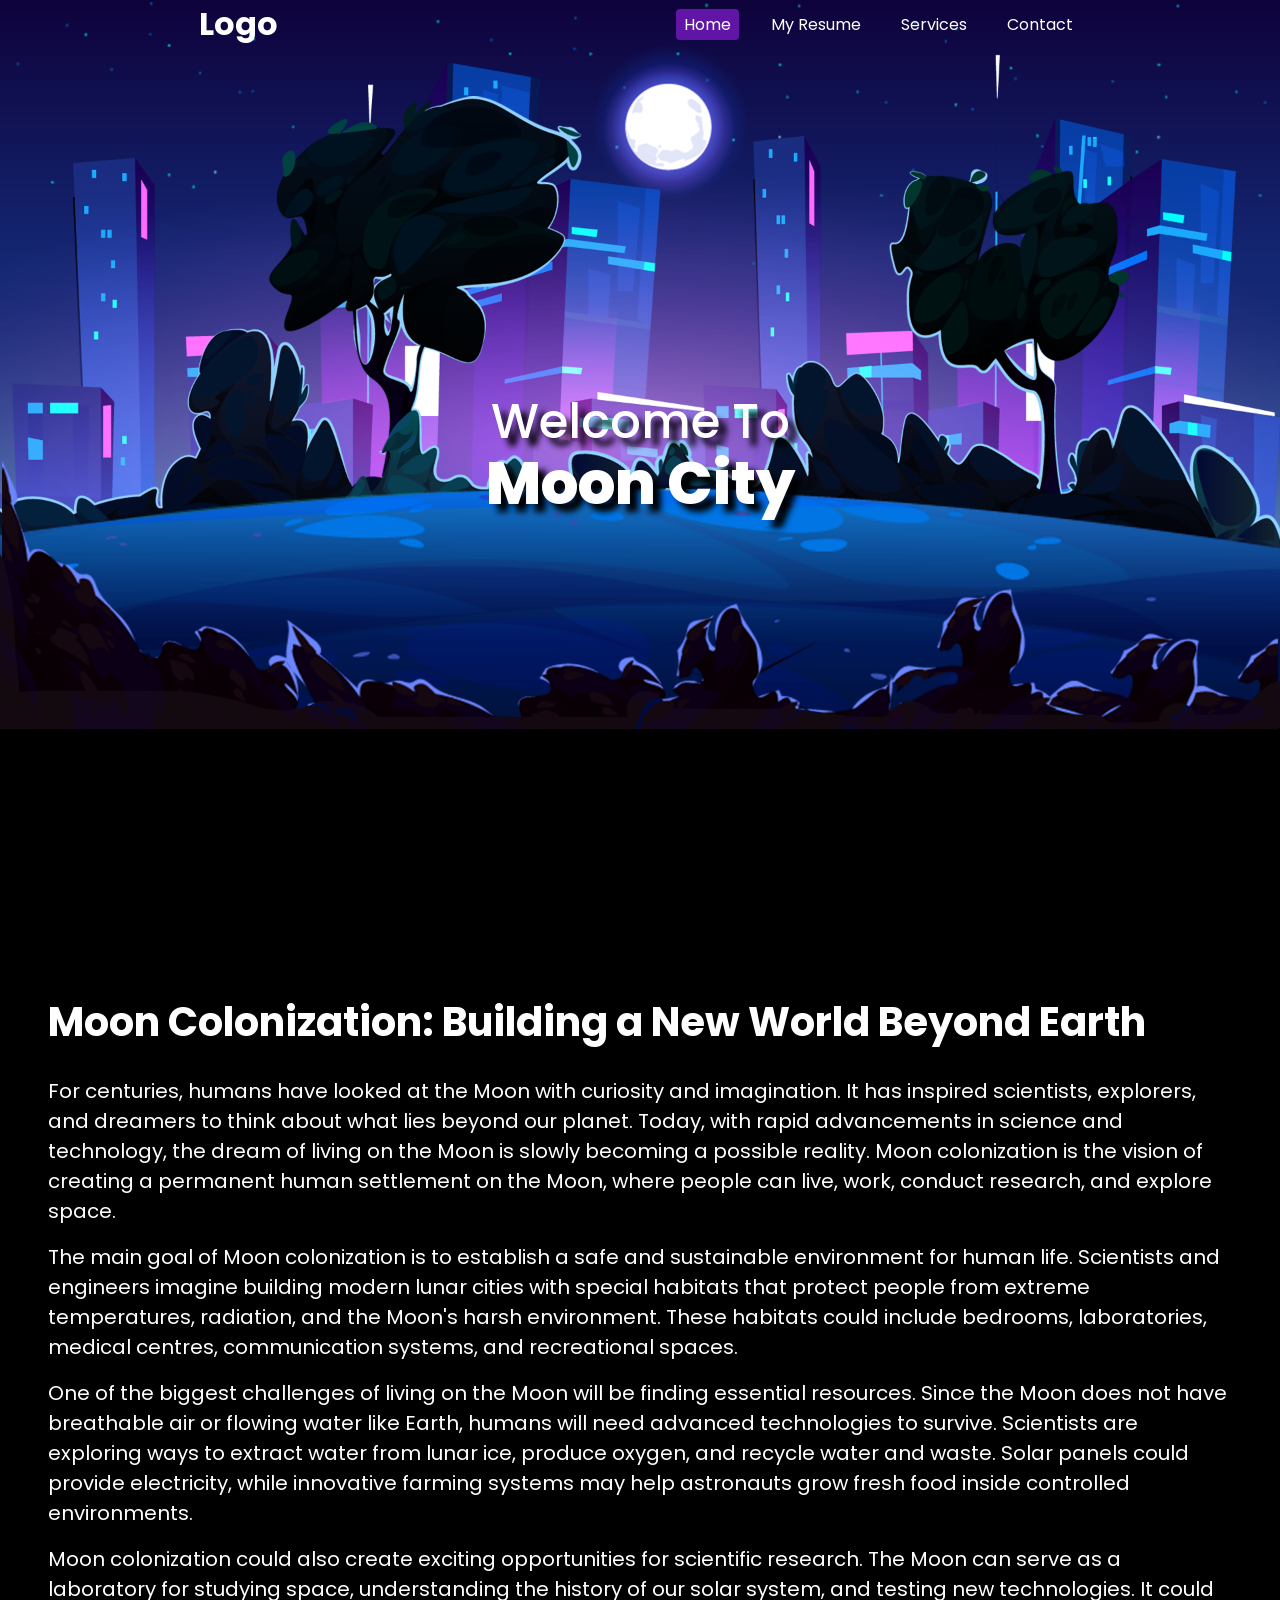
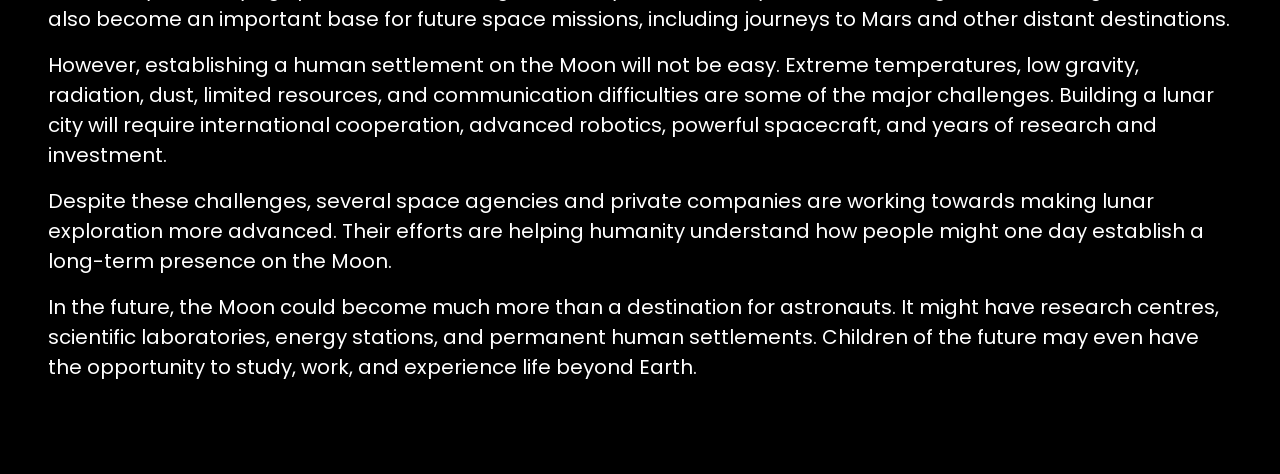
<file: index.html>
<!DOCTYPE html>
<html lang="en">
<head>
    <meta charset="UTF-8">
    <meta name="viewport" content="width=device-width, initial-scale=1.0">
    <title>Moon City</title>
    <link  rel ="stylesheet" href ="style.css">
    <link rel="preconnect" href="https://fonts.googleapis.com">
<link rel="preconnect" href="https://fonts.gstatic.com" crossorigin>
<link href="https://fonts.googleapis.com/css2?family=Poppins:ital,wght@0,100;0,200;0,300;0,400;0,500;0,600;0,700;0,800;0,900;1,100;1,200;1,300;1,400;1,500;1,600;1,700;1,800;1,900&display=swap" rel="stylesheet">
</head>
<body>
    <header>
       <h1> Logo</h1>
       <ul class="navbar">
        <li> <a class="active" href="./index.html"> Home </a></li>
        <li> <a href="./resume.html" target="_blank"> My Resume </a></li>
        <li> <a href="#"> Services </a></li> 
        <li> <a href="#"> Contact </a></li>
       </ul>
    </header>
    <section class="mc">
       <img src="./pictures/sky.png" alt=" " id="sky">
        <img src="./pictures/stars.png" alt=" " id="stars">
        <img src="./pictures/moon.png" alt=" " id="moon">
        <img src="./pictures/city-left.png" alt=" " id="city-left">
        <img src="./pictures/city-right.png" alt=" " id="city-right">
        <img src="./pictures/purple-light.png" alt=" " id="purple">
        <img src="./pictures/tree.png" alt=" " id="tree">
        <img src="./pictures/ground.png" alt=" " id="ground">
        <p><span> Welcome To</span> <br> Moon City</p>
        <img src="./pictures/grass.png" alt=" " id="grass"> 
    </section>
    <main>
        <h2> Moon Colonization: Building a New World Beyond Earth </h2>
        <div> 
            <p> For centuries, humans have looked at the Moon with curiosity and imagination. It has inspired scientists, explorers, and dreamers to think about what lies beyond our planet. Today, with rapid advancements in science and technology, the dream of living on the Moon is slowly becoming a possible reality. Moon colonization is the vision of creating a permanent human settlement on the Moon, where people can live, work, conduct research, and explore space.</p>

<p>The main goal of Moon colonization is to establish a safe and sustainable environment for human life. Scientists and engineers imagine building modern lunar cities with special habitats that protect people from extreme temperatures, radiation, and the Moon's harsh environment. These habitats could include bedrooms, laboratories, medical centres, communication systems, and recreational spaces.</p>

<p>One of the biggest challenges of living on the Moon will be finding essential resources. Since the Moon does not have breathable air or flowing water like Earth, humans will need advanced technologies to survive. Scientists are exploring ways to extract water from lunar ice, produce oxygen, and recycle water and waste. Solar panels could provide electricity, while innovative farming systems may help astronauts grow fresh food inside controlled environments.</p>

<p>Moon colonization could also create exciting opportunities for scientific research. The Moon can serve as a laboratory for studying space, understanding the history of our solar system, and testing new technologies. It could also become an important base for future space missions, including journeys to Mars and other distant destinations.</p>

<p>However, establishing a human settlement on the Moon will not be easy. Extreme temperatures, low gravity, radiation, dust, limited resources, and communication difficulties are some of the major challenges. Building a lunar city will require international cooperation, advanced robotics, powerful spacecraft, and years of research and investment.</p>

<p>Despite these challenges, several space agencies and private companies are working towards making lunar exploration more advanced. Their efforts are helping humanity understand how people might one day establish a long-term presence on the Moon.</p>

<p>In the future, the Moon could become much more than a destination for astronauts. It might have research centres, scientific laboratories, energy stations, and permanent human settlements. Children of the future may even have the opportunity to study, work, and experience life beyond Earth.</p>
        </div>
        
    </main>
    <script src="main.js"></script>
    
</body>
</html>
</file>
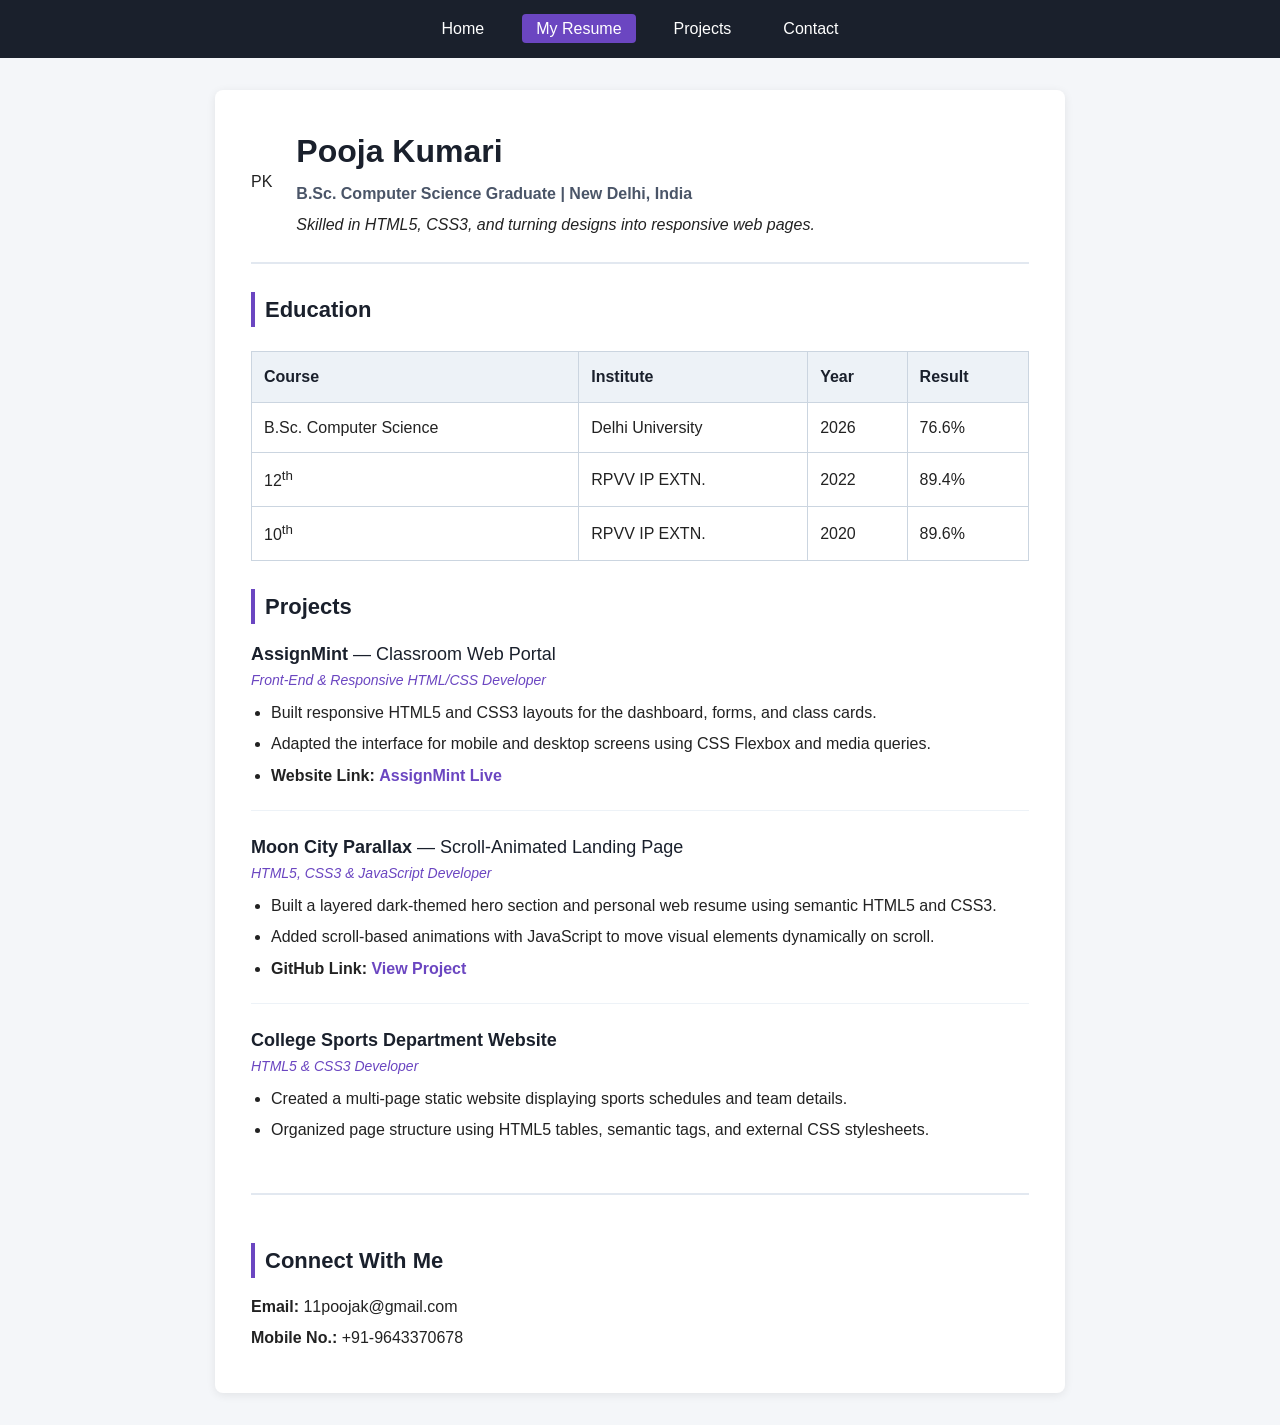
<file: resume.html>
<!DOCTYPE html>
<html lang="en">
<head>
    <meta charset="UTF-8">
    <meta name="viewport" content="width=device-width, initial-scale=1.0">
    <title>Pooja Kumari | HTML Developer Resume</title>
    <style>
        * {
            margin: 0;
            padding: 0;
            box-sizing: border-box;
            font-family: 'Segoe UI', Arial, sans-serif;
        }

        body {
            background-color: #f4f6f9;
            color: #222;
            line-height: 1.6;
        }

        /* Navigation Bar */
        header {
            background-color: #1a202c;
            padding: 16px 24px;
            position: sticky;
            top: 0;
            z-index: 100;
        }

        nav ul {
            list-style: none;
            display: flex;
            justify-content: center;
            gap: 24px;
            flex-wrap: wrap;
        }

        nav a {
            color: #fff;
            text-decoration: none;
            padding: 6px 14px;
            border-radius: 4px;
            transition: background-color 0.3s ease;
        }

        nav a:hover,
        nav a.active {
            background-color: #6b46c1;
        }

        /* Main Container */
        main {
            max-width: 850px;
            margin: 32px auto;
            background: #fff;
            padding: 36px;
            border-radius: 8px;
            box-shadow: 0 2px 10px rgba(0, 0, 0, 0.08);
        }

        /* Profile Header */
        .profile-header {
            display: flex;
            align-items: center;
            gap: 24px;
            padding-bottom: 24px;
            border-bottom: 2px solid #e2e8f0;
            margin-bottom: 28px;
        }

        .profile-header img {
            width: 110px;
            height: 110px;
            border-radius: 50%;
            object-fit: cover;
            border: 3px solid #6b46c1;
            background-color: #edf2f7;
        }

        h1 {
            font-size: 32px;
            color: #1a202c;
            margin-bottom: 4px;
        }

        .subtitle {
            font-weight: 600;
            color: #4a5568;
            margin-bottom: 6px;
        }

        h2 {
            font-size: 22px;
            color: #1a202c;
            border-left: 4px solid #6b46c1;
            padding-left: 10px;
            margin: 28px 0 16px;
        }

        /* Education Table */
        .table-wrapper {
            overflow-x: auto;
        }

        table {
            width: 100%;
            border-collapse: collapse;
            margin-top: 8px;
        }

        th, td {
            border: 1px solid #cbd5e0;
            padding: 12px;
            text-align: left;
        }

        th {
            background-color: #edf2f7;
            color: #1a202c;
        }

        /* Projects */
        .project-card {
            margin-bottom: 22px;
            padding-bottom: 16px;
            border-bottom: 1px solid #edf2f7;
        }

        .project-card:last-child {
            border-bottom: none;
        }

        .project-title {
            font-size: 18px;
            color: #1a202c;
        }

        .project-role {
            color: #6b46c1;
            font-size: 14px;
            margin-bottom: 8px;
        }

        .project-card ul {
            padding-left: 20px;
        }

        .project-card li {
            margin-bottom: 6px;
        }

        .project-card a {
            color: #6b46c1;
            font-weight: 600;
            text-decoration: none;
        }

        .project-card a:hover {
            text-decoration: underline;
        }

        /* Footer */
        footer {
            margin-top: 28px;
            padding-top: 20px;
            border-top: 2px solid #e2e8f0;
        }

        footer p {
            margin-bottom: 6px;
        }

        /* Mobile Responsive */
        @media (max-width: 600px) {
            main {
                margin: 16px;
                padding: 20px;
            }

            .profile-header {
                flex-direction: column;
                text-align: center;
            }
        }
    </style>
</head>
<body>

    <header>
        <nav>
            <ul>
                <li><a href="./index.html" target="_blank">Home</a></li>
                <li><a class="active" href="./resume.html">My Resume</a></li>
                <li><a href="#projects">Projects</a></li>
                <li><a href="#contact">Contact</a></li>
            </ul>
        </nav>
    </header>

    <main>
        <section class="profile-header">
    <div class="initials-badge">PK</div>
    <div>
        <h1>Pooja Kumari</h1>
        <p class="subtitle">B.Sc. Computer Science Graduate | New Delhi, India</p>
        <p><i>Skilled in HTML5, CSS3, and turning designs into responsive web pages.</i></p>
    </div>
</section>


        <section id="education">
            <h2>Education</h2>
            <div class="table-wrapper">
                <table>
                    <thead>
                        <tr>
                            <th>Course</th>
                            <th>Institute</th>
                            <th>Year</th>
                            <th>Result</th>
                        </tr>
                    </thead>
                    <tbody>
                        <tr>
                            <td>B.Sc. Computer Science</td>
                            <td>Delhi University</td>
                            <td>2026</td>
                            <td>76.6%</td>
                        </tr>
                        <tr>
                            <td>12<sup>th</sup></td>
                            <td>RPVV IP EXTN.</td>
                            <td>2022</td>
                            <td>89.4%</td>
                        </tr>
                        <tr>
                            <td>10<sup>th</sup></td>
                            <td>RPVV IP EXTN.</td>
                            <td>2020</td>
                            <td>89.6%</td>
                        </tr>
                    </tbody>
                </table>
            </div>
        </section>

        <section id="projects">
            <h2>Projects</h2>

            <div class="project-card">
                <p class="project-title"><strong>AssignMint</strong> — Classroom Web Portal</p>
                <p class="project-role"><i>Front-End &amp; Responsive HTML/CSS Developer</i></p>
                <ul>
                    <li>Built responsive HTML5 and CSS3 layouts for the dashboard, forms, and class cards.</li>
                    <li>Adapted the interface for mobile and desktop screens using CSS Flexbox and media queries.</li>
                    <li><strong>Website Link:</strong> <a href="https://assignmint-app.web.app" target="_blank">AssignMint Live</a></li>
                </ul>
            </div>

            <div class="project-card">
                <p class="project-title"><strong>Moon City Parallax</strong> — Scroll-Animated Landing Page</p>
                <p class="project-role"><i>HTML5, CSS3 &amp; JavaScript Developer</i></p>
                <ul>
                    <li>Built a layered dark-themed hero section and personal web resume using semantic HTML5 and CSS3.</li>
                    <li>Added scroll-based animations with JavaScript to move visual elements dynamically on scroll.</li>
                    <li><strong>GitHub Link:</strong> <a href="https://poojaxkumarii.github.io/html-portfolio.github.io/resume.html" target="_blank">View Project</a></li>
                </ul>
            </div>

            <div class="project-card">
                <p class="project-title"><strong>College Sports Department Website</strong></p>
                <p class="project-role"><i>HTML5 &amp; CSS3 Developer</i></p>
                <ul>
                    <li>Created a multi-page static website displaying sports schedules and team details.</li>
                    <li>Organized page structure using HTML5 tables, semantic tags, and external CSS stylesheets.</li>
                </ul>
            </div>
        </section>

        <footer id="contact">
            <h2>Connect With Me</h2>
            <p><strong>Email:</strong> 11poojak@gmail.com</p>
            <p><strong>Mobile No.:</strong> +91-9643370678</p>
        </footer>
    </main>

</body>
</html>
</file>
<file: style.css>
*{
margin: 0;
padding:0;
box-sizing: border-box;
text-decoration: none;
list-style: none ;
font-family: 'poppins', sans-serif;
}

body{
    color: white;
    background-color: black;
    overflow-x: hidden;
}

::-webkit-scrollbar{
    width:8px;
}
::-webkit-scrollbar-track{
    background-color: #fE83FF;
}
 ::-webkit-scrollbar-thumb{
   background-color: rgb(9, 9, 151);
 }


a{
    color: white;
    padding: 4px 8px;
    border-radius:4px ;
    transition: all .35s ease;
}

.navbar{
    display:flex;
    gap: 24px;
}

header{
    display:flex;
    align-items: center;
    justify-content: space-around;
    position:absolute;
    top: 0;
    left: 0;
    width:100%;
    z-index: 1000;
}
a:hover , .active{
    background-color: rgb(96, 21, 167);
}
.mc{
    position:relative;
    height:100vh;
    width:100%;
}
.mc img{
    position: absolute;
    top:0;
    left:0;
    width:100%;
    object-fit: cover;
}

#purple,#moon{
    mix-blend-mode: screen ;

}
.mc p{
    position:absolute ;
    top:50%;
    font-size:60px;
    text-align:center;
    font-weight:800;
    width:100%;
    line-height:1.1;
    text-shadow: 8px 8px 6px black;
    transform: translatey(-50%);
}

.mc p span{
    font-weight:450;
    font-size:48px;
}
main{
    position: relative;
    padding: 92px 48px;
    background-color: black;
}
main div{
    display:flex;
    flex-direction: column;
     gap:16px;
     font-size:20px;
    
}
main h2{
    font-size:40px;
    margin-bottom: 24px;
}
@media (max-width: 768px) {
    header {
        flex-direction: column;
        gap: 12px;
    }
    .navbar {
        gap: 12px;
        flex-wrap: wrap;
        justify-content: center;
    }
    .mc p {
        font-size: 38px;
    }
    .mc p span {
        font-size: 24px;
    }
    main {
        padding: 48px 20px;
    }
    main h2 {
        font-size: 28px;
    }
    main div {
        font-size: 16px;
    }
}
</file>
